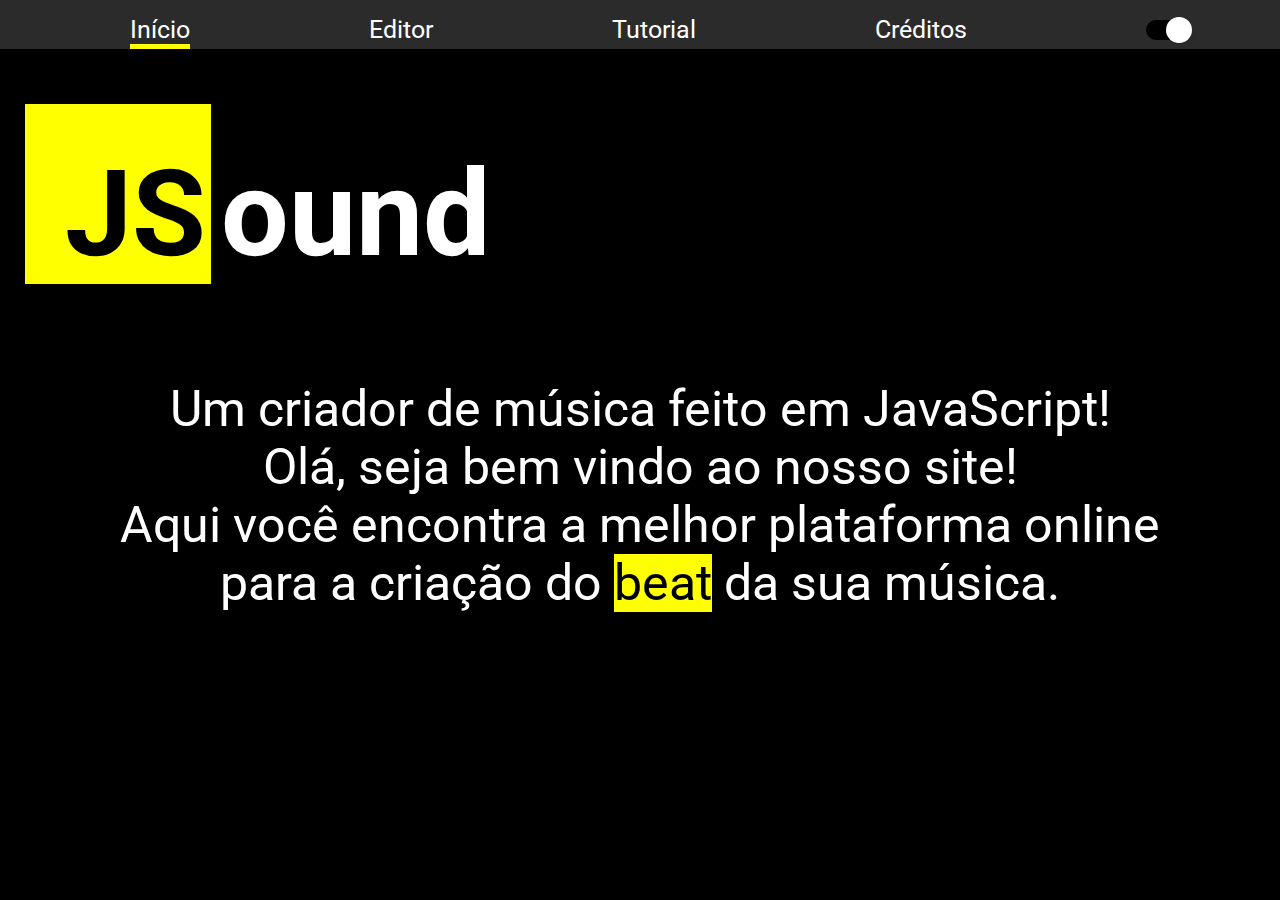
<file: index.html>
<!DOCTYPE html>
<head>
    <meta charset="UTF-8">
    <meta name="viewport" content="width=device-width, initial-scale=1.0">
    <title>JSound</title>
    <link rel="stylesheet" href="estilos.css">
    <link rel="icon" href="imgs/js.png">
    <link rel="preconnect" href="https://fonts.googleapis.com">
    <link rel="preconnect" href="https://fonts.gstatic.com" crossorigin>
    <link href="https://fonts.googleapis.com/css2?family=Roboto:ital,wght@0,500;1,500&display=swap" rel="stylesheet">
    <link rel="preconnect" href="https://fonts.googleapis.com">
    <link rel="preconnect" href="https://fonts.gstatic.com" crossorigin>
    <link href="https://fonts.googleapis.com/css2?family=Roboto:ital,wght@0,100;0,500;1,500&display=swap" rel="stylesheet">
</head>
<body class="not-canvas modoEscuro">
    <nav>
        <ul>
            <li> 
                <a href="index.html" id="pagina-selecionada">Início</a>
            </li>

            <li>
                <a href="editor.html">Editor</a>
            </li>

            <li>
                <a href="tutorial.html">Tutorial</a>
            </li>
            
            <li>
                <a href="creditos.html">Créditos</a>
            </li>
            <div class="checkbox">
                <input id="teste" type="checkbox" checked>
                <label for="teste"></label>
            </div>
        </ul>
    </nav>
    <main>
        <h1><span class="fundo-amarelo">JS</span>ound</h1>
        <p class="p-responsive">
            Um criador de música feito em JavaScript! <br>
            Olá, seja bem vindo ao nosso site! <br>
            Aqui você encontra a melhor plataforma online <br>
            para a criação do <mark>beat</mark> da sua música.
        </p>
    </main>
    <script src="scripts/jquery.js"></script>
    <script src="scripts/modonoturno.js"></script>
</body>
</html>
</file>
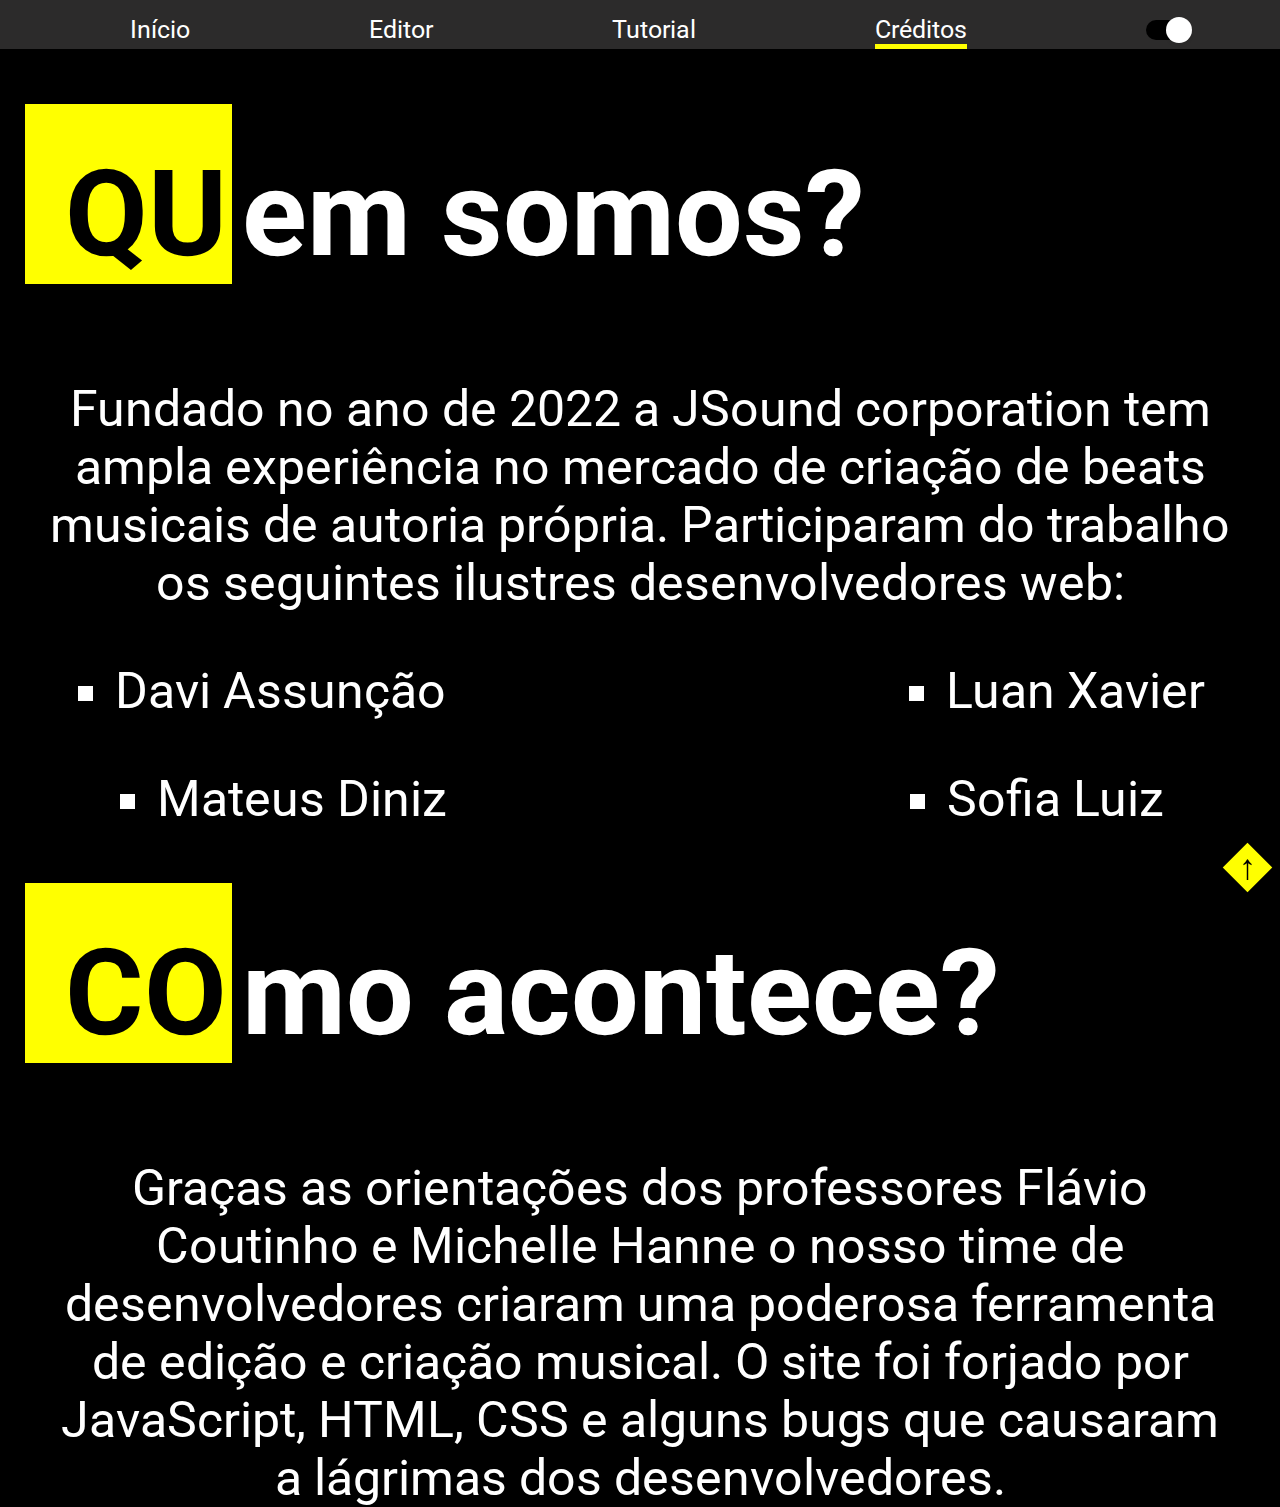
<file: creditos.html>
<!DOCTYPE html>
<head>
    <meta charset="UTF-8">
    <meta name="viewport" content="width=device-width, initial-scale=1.0">
    <title>JSound</title>
    <link rel="stylesheet" href="estilos.css">
    <link rel="icon" href="imgs/nota-musical-favicon.png">
</head>
<body class="not-canvas modoEscuro">
    <nav>
        <ul>
            <li> 
                <a href="index.html">Início</a>
            </li>

            <li>
                <a href="editor.html">Editor</a>
            </li>

            <li>
                <a href="tutorial.html">Tutorial</a>
            </li>
            
            <li>
                <a href="creditos.html" id="pagina-selecionada">Créditos</a>
            </li>
            <div class="checkbox">
                <input id="teste" type="checkbox"  checked>
                <label for="teste"> </label>
            </div>
        </ul>
    </nav>
    <main>
        <section id="criadores-introducão">
            <h1><span class="fundo-amarelo">QU</span>em somos?</h1>
            <p class="p-responsive2">
                Fundado no ano de 2022 a JSound corporation tem 
                ampla experiência no mercado de criação de beats 
                musicais de autoria própria. Participaram do trabalho 
                os seguintes ilustres desenvolvedores web:
            </p>
            <ul id="creditos">
                <li>Davi Assunção</li>
                <li>Luan Xavier</li>
                <li>Mateus Diniz</li>
                <li>Sofia Luiz</li>
            </ul>
        </section>
        <section id="criadores-criação">
            <h1><span class="fundo-amarelo">CO</span>mo acontece?</h1>
            <p class="p-responsive2">
                Graças as orientações dos professores Flávio Coutinho 
                e Michelle Hanne o nosso time de desenvolvedores criaram 
                uma poderosa ferramenta de edição e criação musical. 
                O site foi forjado por JavaScript, HTML, CSS e alguns bugs
                que causaram a lágrimas dos desenvolvedores.
            </p>
        </section>
    </main>
    <div id="losango"></div>
    <a id="volta-para-o-topo" href="#">&#8593</a>
    <script src="scripts/jquery.js"></script>
    <script src="scripts/modonoturno.js"></script>
</body>
</html>
</file>
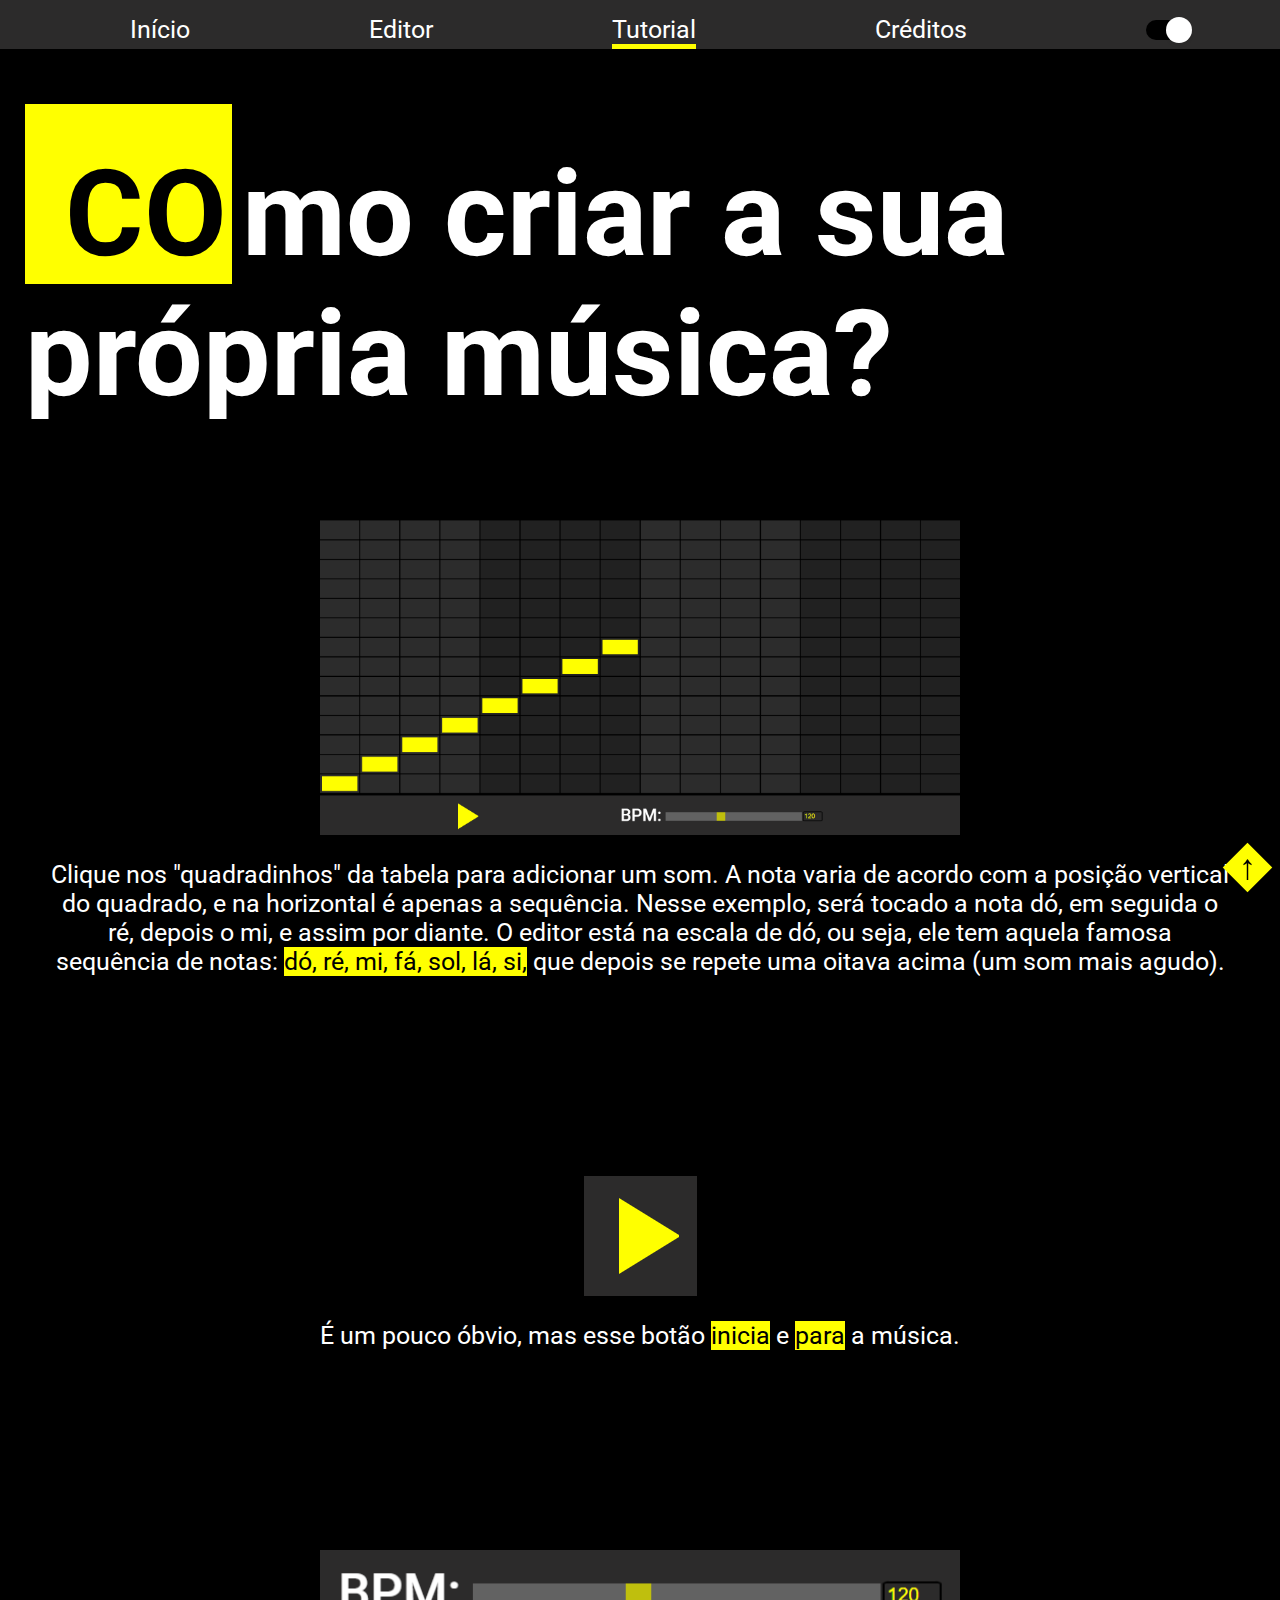
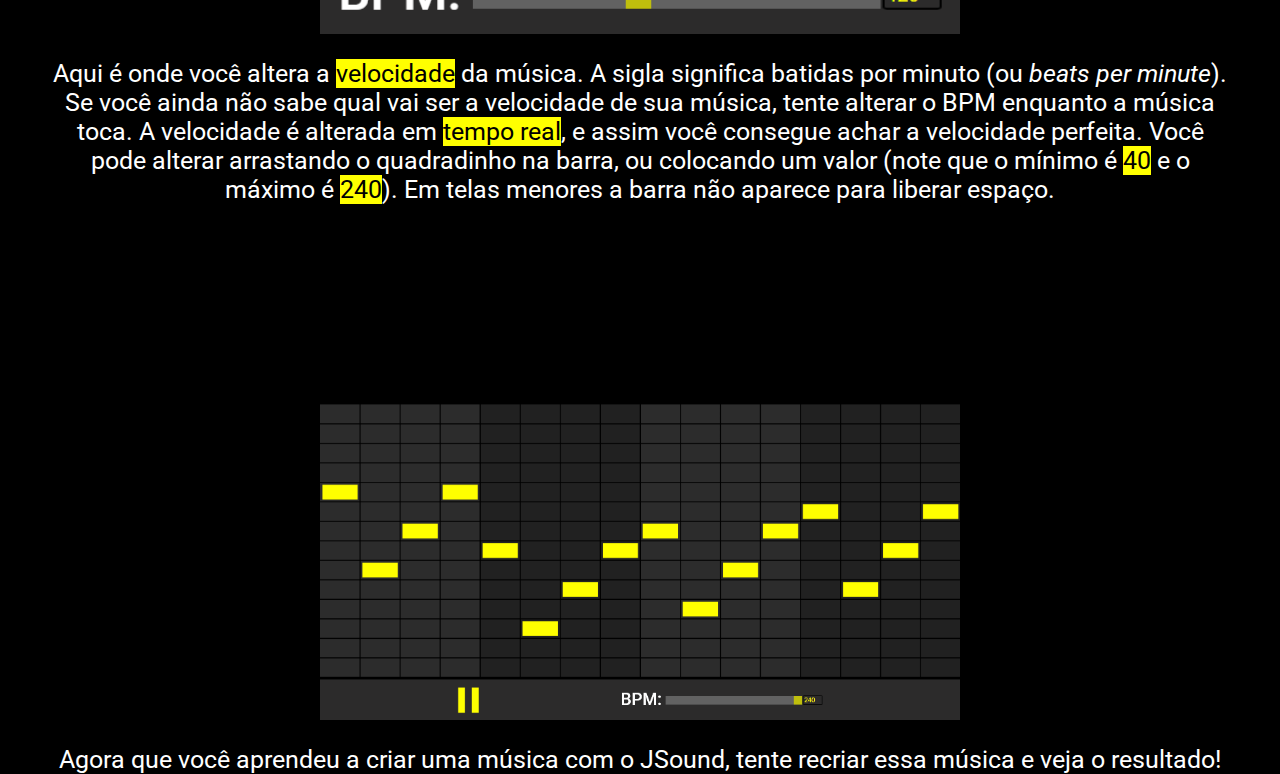
<file: tutorial.html>
<!DOCTYPE html>
<head>
    <meta charset="UTF-8">
    <meta name="viewport" content="width=device-width, initial-scale=1.0">
    <title>JSound</title>
    <link rel="stylesheet" href="estilos.css">
    <link rel="icon" href="imgs/nota-musical-favicon.png">
</head>
<body class="not-canvas modoEscuro">
    <nav>
        <ul>
            <li> 
                <a href="index.html">Início</a>
            </li>

            <li>
                <a href="editor.html">Editor</a>
            </li>

            <li>
                <a href="tutorial.html" id="pagina-selecionada">Tutorial</a>
            </li>
            
            <li>
                <a href="creditos.html">Créditos</a>
            </li>
            <div class="checkbox">
                <input id="teste" type="checkbox" checked>
                <label for="teste"></label>
            </div>
        </ul>
    </nav>

    <main id="tutorial">
        <h1><span class="fundo-amarelo">CO</span>mo criar a sua própria música?</h1>

    
        <div>
            <img src="imgs/tutorial1.png" alt="" id="tutorial1">

            <p>
                Clique nos "quadradinhos" da tabela para adicionar um som. A nota varia 
                de acordo com a posição vertical do quadrado, e na horizontal é apenas a 
                sequência. Nesse exemplo, será tocado a nota dó, em seguida o ré, depois 
                o mi, e assim por diante. O editor está na escala de dó, ou seja, ele tem 
                aquela famosa sequência de notas: <mark>dó, ré, mi, fá, sol, lá, si,</mark> 
                que depois se repete uma oitava  acima (um som mais agudo). 
            </p>
        </div>
        
        <div>
            <img src="imgs/tutorial2.png" alt="" id="tutorial2">

            <p>
                É um pouco óbvio, mas esse botão <mark>inicia</mark> e <mark>para</mark> a música.
            </p>
        </div>
        
        <div>
            <img src="imgs/tutorial3.png" alt="" id="tutorial3">

            <p>
                Aqui é onde você altera a <mark>velocidade</mark> da música. A sigla significa batidas por minuto 
                (ou <i>beats per minute</i>). Se você ainda não sabe qual vai ser a velocidade de sua 
                música, tente alterar o BPM enquanto a música toca. A velocidade é alterada em <mark>tempo 
                real</mark>, e assim você consegue achar a velocidade perfeita. Você pode alterar arrastando o
                quadradinho na barra, ou colocando um valor (note que o mínimo é <mark>40</mark> e o máximo é <mark>240</mark>).
                Em telas menores a barra não aparece para liberar espaço.
            </p>
        </div>

        <div>
            <img src="imgs/tutorial4.png" alt="" id="tutorial4">

            <p id="parte-final">
                Agora que você aprendeu a criar uma música com o JSound, tente recriar essa música e veja o resultado!
            </p>
        </div>
        
    </main>
    

    <div id="losango"></div>
    <a id="volta-para-o-topo" href="#">&#8593</a>
    <script src="scripts/jquery.js"></script>
    <script src="scripts/modonoturno.js"></script>
    <script src="scripts/imageResize.js"></script>
</body>
</html>
</file>
<file: estilos.css>
@import url('https://fonts.googleapis.com/css2?family=Roboto:ital,wght@0,500;1,500&display=swap');
@import url('https://fonts.googleapis.com/css2?family=Roboto:ital,wght@0,100;0,500;1,500&display=swap');

html {
    scroll-behavior: smooth;
    height: 100%;
}

body {
    margin: 0;
    font-size: 25px;  
    height: 100%;
}

nav {
    background-color: rgb(44, 43, 43);
    padding-top: 15px;
    padding-bottom: 5px;
}

nav ul {
    list-style-type: none;
    display: flex;
    justify-content: space-around;
    align-items: center;
    margin: 0;
}

#menu ul {
    list-style-type: none;
    display: flex;
    justify-content: space-between;
    align-items: center;
    padding-left: 5em;
    padding-right: 5em;
    font-size: 25px;
}

#creditos {
    list-style-type: square;
    display: flex;
    flex-direction: row;
    align-items: center;
    gap: 2em 20em;
    flex-wrap: wrap;
    justify-content: center;
}

#creditos li{
    font-family: 'Roboto', sans-serif;
    font-size: 50px;
}

h1, 
h2, 
a {
    font-family: 'Roboto', sans-serif;
}

h1 {
    font-size: 120px;
    padding: 15px 25px 15px 25px;
}

a {
    border-bottom: 0px solid rgba(255, 255, 0);
    margin-bottom: 0px;
    transition: all 100ms ease;
    color: white;
    text-decoration: none;
    background-color: transparent;
}

#pagina-selecionada {
    border-bottom-width: 5px;
}

a:hover, 
#comecar h1:hover{
    border-bottom-width: 5px;
}

p {
    font-family: 'Roboto', sans-serif;
    text-align: center;
    padding-left: 50px;
    padding-right: 50px;
    font-size: 50px;
}

 #losango {
    background-color: yellow;
    font-size: 35px;
    width: 1em;
    height: 1em;
    line-height: 1em;
    text-align: center;
    text-decoration: none;
    display: inline-block;
    position: fixed;
    right: 0;
    bottom: 0;
    margin: 15px 15px;
    transform: rotate(45deg);
} 

#volta-para-o-topo {
    font-size: 35px;
    width: 1em;
    height: 1em;
    line-height: 1em;
    text-align: center;
    text-decoration: none;
    display: inline-block;
    position: fixed;
    right: 0;
    bottom: 0;
    margin: 15px 15px;
    color: black;
}

.fundo-amarelo {
    background-color: yellow;
    color: black;
    padding-left: 40px;
    padding-top: 40px;
    padding-right: 5px;
    margin-right: 10px;
}

canvas {
    border-top: 3px solid black;
}

#controles {
    display: flex;
    flex-direction: row;
    align-items: center;
    justify-content: space-evenly;
    height: 121px;
    background-color: rgb(44, 43, 43);
}

#play {
    border: 0;
    background: transparent;
    box-sizing: border-box;
    width: 0;
    height: 74px;
    border-color: transparent transparent transparent yellow;
    transition: 100ms all ease;
    cursor: pointer;
    border-style: solid;
    border-width: 37px 0 37px 60px;
}

#play.playing {
    border-style: double;
    border-width: 0px 0 0px 60px;
}

#play:hover {
    border-color: transparent transparent transparent rgb(185, 185, 0);
}

#bpmcontainer {
    display: flex;
    flex-direction: row;
    align-items: center;
    justify-content: space-between;
}

#bpmcontainer p {
    margin: 0;
    padding: 0px 10px 6px 0px;
}

#inputbpm {
    border: 2px solid black;
    border-radius: 10%;

    width: 50px;
    font-size: 19px;
    color: yellow;
    background-color: rgb(44, 43, 43);
}

.slidecontainer {
    width: 100%; /* Width of the outside container */
    height: 28px;
}
  
  /* The slider itself */
.slider {
    -webkit-appearance: none;  /* Override default CSS styles */
    appearance: none;
    width: 400px; /* Full-width */
    height: 25px; /* Specified height */
    background: #7a7a7a; /* Grey background */
    outline: none; /* Remove outline */
    opacity: 0.7; /* Set transparency (for mouse-over effects on hover) */
    -webkit-transition: .2s; /* 0.2 seconds transition on hover */
    transition: opacity .2s;
}

/* Mouse-over effects */
.slider:hover {
    opacity: 1; /* Fully shown on mouse-over */
}

/* The slider handle (use -webkit- (Chrome, Opera, Safari, Edge) and -moz- (Firefox) to override default look) */
.slider::-webkit-slider-thumb {
    -webkit-appearance: none; /* Override default look */
    appearance: none;
    width: 25px; /* Set a specific slider handle width */
    height: 25px; /* Slider handle height */
    background: yellow; /* Green background */
    cursor: pointer; /* Cursor on hover */
}

.slider::-moz-range-thumb {
    width: 25px; /* Set a specific slider handle width */
    height: 25px; /* Slider handle height */
    background: #04AA6D; /* Green background */
    cursor: pointer; /* Cursor on hover */
}

#tutorial p {
    font-size: 1em;
    text-align: center; 
    margin-bottom: 200px;
}

img {
    display: block;
    margin-left: auto;
    margin-right: auto;
   
}
 
@media (max-width: 1000px) {
    body {
        width: 100%;
    }
}

@media (max-width: 930px) {
    .slidecontainer {
        display: none;
    }
}

@media (max-width: 699px) {

    nav {
        height: 98%;
        position: fixed;
        top: 0px;
    }

    nav ul {
        height: 100%;
        display: flex;
        flex-direction: column;
        justify-content: space-between;
        margin-top: 0;
        margin-bottom: 0;
        padding-left: 20px;
        padding-right: 20px;
    }

    main {
        padding-left: 134px;
    }

    h1 {
        font-size: 90px;
    }

    .not-canvas {
        display: flex;
    }

    .p-responsive {
        font-size: 3rem;
    }

    .p-responsive2 {
        font-size: 2rem;
    }
} 


.checkbox input {
    display: none;
}


.checkbox label {
    position: relative;
    display: block;
    height: 20px;
    width: 44px;
    background: black;
    border-radius: 100px;
    cursor: pointer;
    transition: all 0.3s ease;
}

.checkbox input :checked  {
    background: black;
}

.checkbox label:after {
    position: absolute;
    left: -2px;
    top: -3px;
    width: 26px;
    height: 26px;
    border-radius: 100px;
    background: white;
    box-shadow: 0px 3px 3px rgba(0,0,0,0.05);
    content: '';
    transition: all 0.3s ease;
}

.checkbox input:checked ~ :after {
    left: 20px;
    background: white;
   }

.checkbox label:active:after {
 transform: scale(1.15, 0.85);
}

.modoClaro {
    background-color: white;
    color: black;
    transition: 0.5s ease-in-out;
}

.modoEscuro {
    background-color: black;
    color: white;
    transition: 0.5s ease-in-out;
}
</file>
